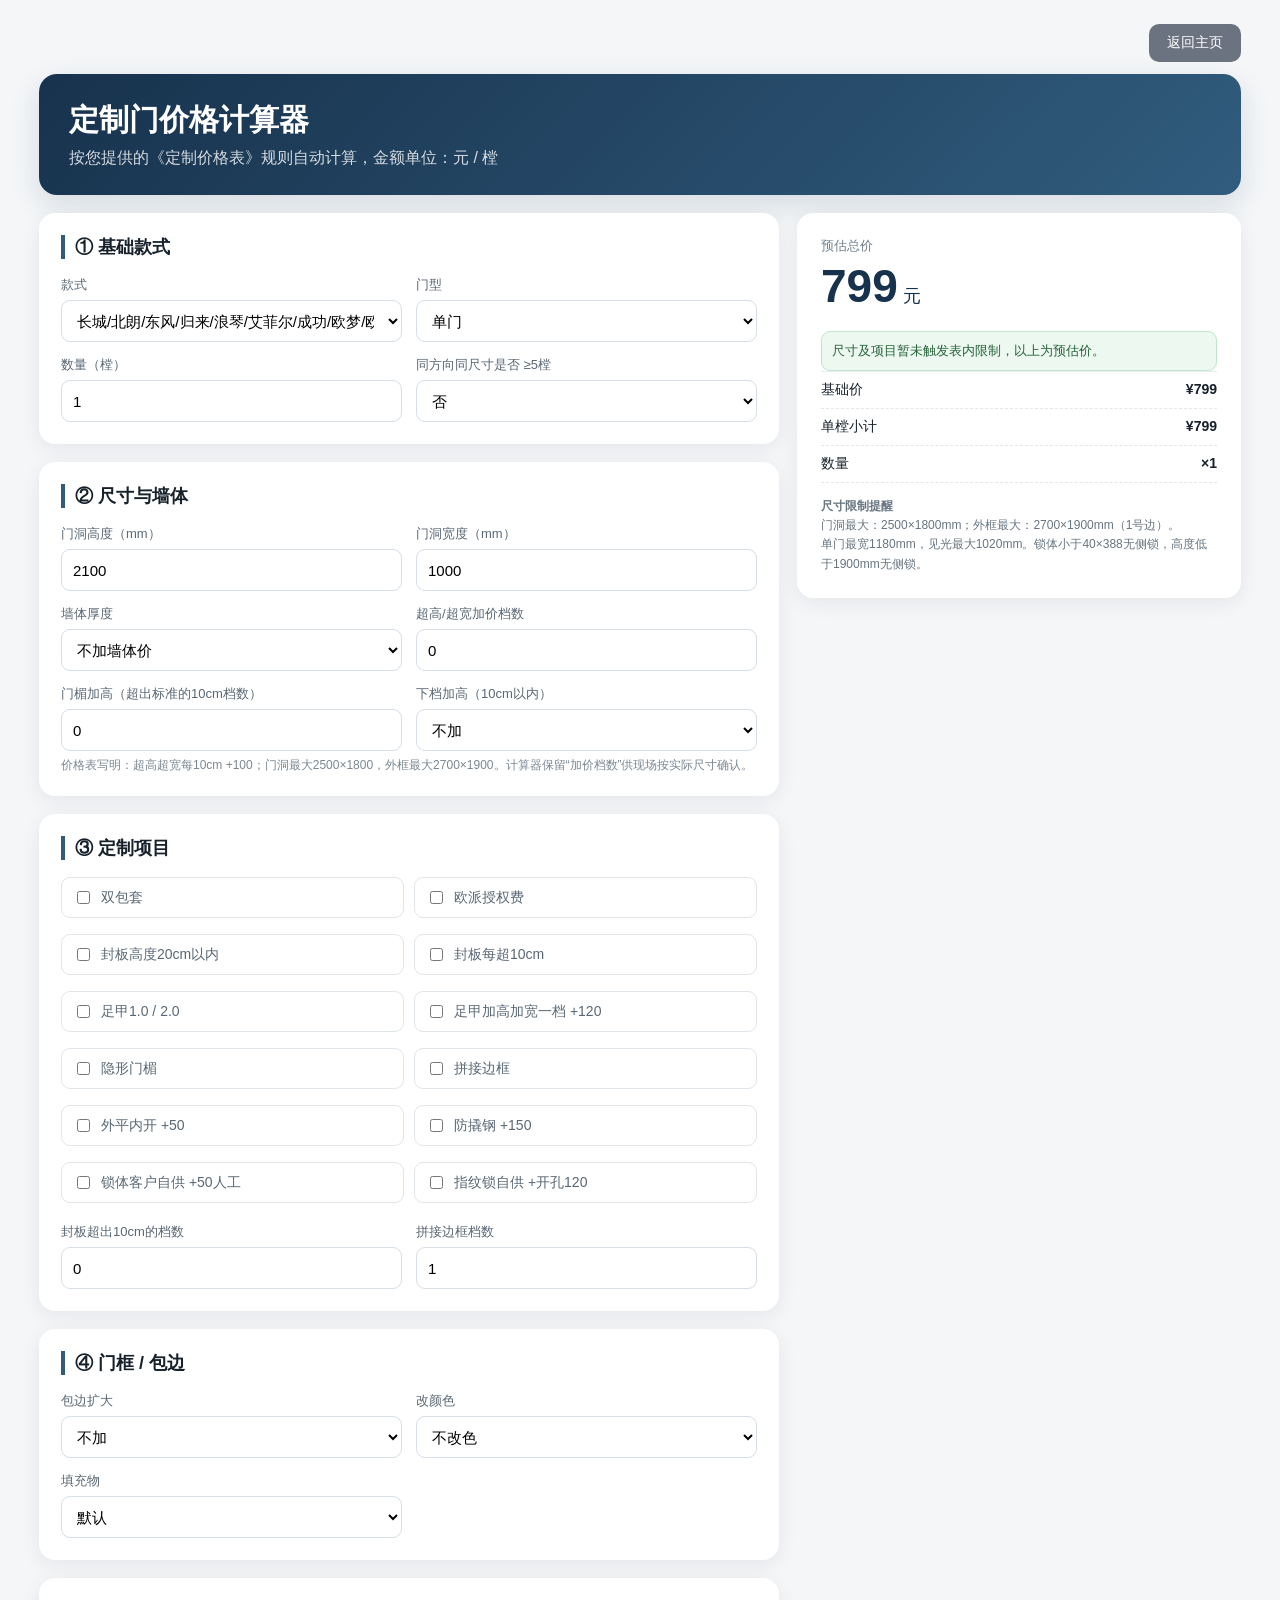
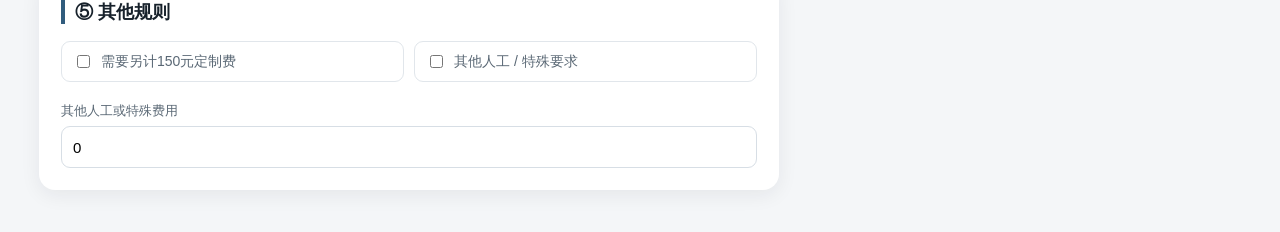
<file: 定制门价格计算器.html>
<!DOCTYPE html>
<html lang="zh-CN">
<head>
<meta charset="UTF-8">
<meta name="viewport" content="width=device-width,initial-scale=1">
<title>定制门价格计算器</title>
<style>
*{box-sizing:border-box}body{margin:0;background:#f4f6f8;color:#17212b;font-family:"Microsoft YaHei",Arial,sans-serif}
.wrap{max-width:1250px;margin:0 auto;padding:24px}
header{background:linear-gradient(135deg,#17324d,#315c7d);color:#fff;border-radius:18px;padding:26px 30px;margin-bottom:18px;box-shadow:0 10px 30px #17324d22}
header h1{margin:0 0 7px;font-size:30px}header p{margin:0;opacity:.82}
.topbar{display:flex;justify-content:flex-end;margin-bottom:12px}
.topbar a{display:inline-block;padding:10px 18px;border-radius:10px;background:#6b7280;color:#fff;text-decoration:none;font-size:14px}
.grid{display:grid;grid-template-columns:1.25fr .75fr;gap:18px}
.card{background:#fff;border-radius:16px;padding:22px;box-shadow:0 5px 20px #17212b12;margin-bottom:18px}
.card h2{font-size:18px;margin:0 0 17px;border-left:4px solid #315c7d;padding-left:10px}
.formgrid{display:grid;grid-template-columns:repeat(2,1fr);gap:14px}
label{font-size:13px;color:#596774;display:block;margin-bottom:6px}
input,select{width:100%;height:42px;border:1px solid #d7dee5;border-radius:9px;padding:0 11px;font-size:15px;background:#fff}
input:focus,select:focus{outline:2px solid #315c7d33;border-color:#315c7d}
.checks{display:grid;grid-template-columns:repeat(2,1fr);gap:10px}
.check{display:flex;align-items:center;gap:8px;padding:10px 11px;border:1px solid #e1e6eb;border-radius:9px;font-size:14px}
.check input{width:auto;height:auto}
.help{font-size:12px;color:#7b8792;margin-top:5px;line-height:1.5}
.total{position:sticky;top:15px;background:#fff;border-radius:16px;box-shadow:0 5px 20px #17212b12;padding:24px}
.total .label{font-size:13px;color:#71808d}.amount{font-size:46px;font-weight:800;margin:4px 0 18px;color:#17324d}.amount small{font-size:18px;font-weight:500}
.breakdown{border-top:1px solid #e8edf1}.row{display:flex;justify-content:space-between;gap:12px;padding:9px 0;border-bottom:1px dashed #e2e7eb;font-size:14px}.row span:last-child{font-weight:600;white-space:nowrap}
.warn{background:#fff7e6;border:1px solid #ffe1a3;color:#805b14;border-radius:9px;padding:10px;font-size:13px;margin-top:15px;line-height:1.55}
.ok{background:#edf8f1;border:1px solid #bfe6cb;color:#27633a;border-radius:9px;padding:10px;font-size:13px;margin-top:15px}
button{width:100%;border:0;border-radius:10px;height:44px;background:#17324d;color:#fff;font-size:15px;cursor:pointer;margin-top:15px}
button:hover{opacity:.9}
.secondary-btn{background:#6b7280}
.note{font-size:12px;color:#687581;line-height:1.6;margin-top:14px}
@media print{
  body { background: #fff; }
  .wrap { max-width: none; margin: 0; padding: 0; }
  header, main, .card, .note, .secondary-btn { display: none !important; }
  .grid { display: block !important; }
  aside { display: block !important; width: 100% !important; }
  .total { position: static; box-shadow: none; border: 1px solid #e5e7eb; background: #fff; padding: 18px 20px; }
  .breakdown { display: block; }
  #status { display: block; }
}
@media(max-width:900px){.grid{grid-template-columns:1fr}.total{position:static}.formgrid{grid-template-columns:1fr}}
</style>
</head>
<body>
<div class="wrap">
<div class="topbar"><a href="index.html">返回主页</a></div>
<header>
  <h1>定制门价格计算器</h1>
  <p>按您提供的《定制价格表》规则自动计算，金额单位：元 / 樘</p>
</header>

<div class="grid">
<main>
<div class="card">
<h2>① 基础款式</h2>
<div class="formgrid">
  <div><label>款式</label><select id="style"></select></div>
  <div><label>门型</label><select id="type">
    <option value="single">单门</option><option value="double">子母</option><option value="pair">对开</option>
  </select></div>
  <div><label>数量（樘）</label><input id="qty" type="number" min="1" value="1"></div>
  <div><label>同方向同尺寸是否 ≥5樘</label><select id="batch"><option value="no">否</option><option value="yes">是（免定制费）</option></select></div>
</div>
</div>

<div class="card">
<h2>② 尺寸与墙体</h2>
<div class="formgrid">
  <div><label>门洞高度（mm）</label><input id="h" type="number" min="0" value="2100"></div>
  <div><label>门洞宽度（mm）</label><input id="w" type="number" min="0" value="1000"></div>
  <div><label>墙体厚度</label><select id="wall">
    <option value="none">不加墙体价</option><option value="lt26">小于26cm</option><option value="gt26">大于26cm</option>
  </select></div>
  <div><label>超高/超宽加价档数</label><input id="oversize" type="number" min="0" value="0"></div>
  <div><label>门楣加高（超出标准的10cm档数）</label><input id="lintel" type="number" min="0" value="0"></div>
  <div><label>下档加高（10cm以内）</label><select id="bottom"><option value="0">不加</option><option value="50">+50</option></select></div>
</div>
<div class="help">价格表写明：超高超宽每10cm +100；门洞最大2500×1800，外框最大2700×1900。计算器保留“加价档数”供现场按实际尺寸确认。</div>
</div>

<div class="card">
<h2>③ 定制项目</h2>
<div class="checks">
<label class="check"><input type="checkbox" id="doubleWrap"> 双包套</label>
<label class="check"><input type="checkbox" id="opei"> 欧派授权费</label>
<label class="check"><input type="checkbox" id="seal"> 封板高度20cm以内</label>
<label class="check"><input type="checkbox" id="sealExtra"> 封板每超10cm</label>
<label class="check"><input type="checkbox" id="foot"> 足甲1.0 / 2.0</label>
<label class="check"><input type="checkbox" id="footWide"> 足甲加高加宽一档 +120</label>
<label class="check"><input type="checkbox" id="hidden"> 隐形门楣</label>
<label class="check"><input type="checkbox" id="join"> 拼接边框</label>
<label class="check"><input type="checkbox" id="inside"> 外平内开 +50</label>
<label class="check"><input type="checkbox" id="anti"> 防撬钢 +150</label>
<label class="check"><input type="checkbox" id="customerLock"> 锁体客户自供 +50人工</label>
<label class="check"><input type="checkbox" id="finger"> 指纹锁自供 +开孔120</label>
</div>
<div class="formgrid" style="margin-top:14px">
  <div><label>封板超出10cm的档数</label><input id="sealExtraN" type="number" min="0" value="0"></div>
  <div><label>拼接边框档数</label><input id="joinN" type="number" min="0" value="1"></div>
</div>
</div>

<div class="card">
<h2>④ 门框 / 包边</h2>
<div class="formgrid">
  <div><label>包边扩大</label><select id="edge">
    <option value="0">不加</option><option value="small">3cm内</option><option value="big">3–8cm</option>
  </select></div>
  <div><label>改颜色</label><select id="color">
    <option value="0">不改色</option><option value="normal">普通改色</option><option value="transfer">改转印</option><option value="indoor">室内改花型</option><option value="doublecolor">双色门</option>
  </select></div>
  <div><label>填充物</label><select id="fill">
    <option value="0">默认</option><option value="alu">全铝箔</option><option value="foam">全发泡</option>
  </select></div>
</div>
</div>

<div class="card">
<h2>⑤ 其他规则</h2>
<div class="checks">
<label class="check"><input type="checkbox" id="custom"> 需要另计150元定制费</label>
<label class="check"><input type="checkbox" id="manual"> 其他人工 / 特殊要求</label>
</div>
<div style="margin-top:14px"><label>其他人工或特殊费用</label><input id="manualFee" type="number" min="0" value="0"></div>
</div>
</main>

<aside>
<div class="total">
  <div class="label">预估总价</div>
  <div class="amount"><span id="total">0</span><small> 元</small></div>
  <div id="status"></div>
  <div class="breakdown" id="breakdown"></div>
  <div class="note">
    <b>尺寸限制提醒</b><br>
    门洞最大：2500×1800mm；外框最大：2700×1900mm（1号边）。<br>
    单门最宽1180mm，见光最大1020mm。锁体小于40×388无侧锁，高度低于1900mm无侧锁。
  </div>
</div>
</aside>
</div>
</div>

<script>
const styles={
 "长城/北朗/东风/归来/浪琴/艾菲尔/成功/欧梦/欧平/欧豪/欧川/欧阳/欧马":[799,1198,1598],
 "未来/欧米茄":[899,1348,1798],
 "阳光/欧园/致富":[980,1421,1862],
 "牛牛（按长虹价格+150定制费）":[849,1249,null],
 "福来/运来（不含防撬钢）":[1020,1479,1938]
};
const sel=document.getElementById('style');
Object.keys(styles).forEach((s,i)=>{let o=document.createElement('option');o.value=s;o.textContent=s;sel.appendChild(o)});

const $=id=>document.getElementById(id);
function typeIndex(){return {single:0,double:1,pair:2}[$('type').value]}
function v(id){return parseFloat($(id).value)||0}
function calc(){
 const idx=typeIndex(), qty=Math.max(1,v('qty')), base=styles[$('style').value][idx]||0;
 let items=[];
 const add=(name,fee)=>{if(fee)items.push([name,fee])};
 add('基础价',base);

 // 墙体加价
 const wallMap={lt26:[260,360,460],gt26:[300,400,500]};
 if(wallMap[$('wall').value]) add('墙体加价',wallMap[$('wall').value][idx]);

 // 双包套独立列入定制项目
 if($('doubleWrap').checked) add('双包套', [260,360,400][idx]);

 // 超高超宽
 add('超高超宽',v('oversize')*100);

 // 欧派授权
 if($('opei').checked) add('欧派授权费',[100,150,200][idx]);

 // 封板
 if($('seal').checked) add('封板（20cm以内）',[150,200,250][idx]);
 if($('sealExtra').checked) add('封板超高',v('sealExtraN')*50);

 // 足甲
 if($('foot').checked) add('足甲1.0/2.0',[220,320,380][idx]);
 if($('footWide').checked) add('足甲加高加宽一档',120);

 // 门框/包边
 const edgeMap={small:[60,80,100],big:[120,160,200]};
 if(edgeMap[$('edge').value]) add('包边扩大',$('edge').value==='small'?edgeMap.small[idx]:edgeMap.big[idx]);
 add('门楣加高',v('lintel')*50);
 if($('bottom').value!=='0') add('下档加高',50);

 // 拼接边框
 if($('join').checked) add('拼接边框',v('joinN')*[70,100,130][idx]);

 // 改色
 const colors={normal:100,transfer:150,indoor:100,doublecolor:200};
 add('改颜色',colors[$('color').value]||0);

 // 填充
 const fills={alu:[150,180,240],foam:[100,150,200]};
 if(fills[$('fill').value]) add('填充物',fills[$('fill').value][idx]);

 // 其他
 if($('inside').checked) add('外平内开',50);
 if($('anti').checked) add('防撬钢',150);
 if($('customerLock').checked) add('锁体客户自供人工',50);
 if($('finger').checked) add('指纹锁自供+开孔',120);
 if($('custom').checked) add('定制费',150);
 if($('manual').checked) add('其他人工/特殊费用',v('manualFee'));

 // 批量定制规则：价格表注明同方向同尺寸5樘以上不需要加定制费
 let subtotal=items.reduce((a,x)=>a+x[1],0);
 let batchDiscount=0;
 if($('batch').value==='yes' && $('custom').checked){batchDiscount=150; subtotal-=150;}

 let total=Math.max(0,subtotal)*qty;
 $('total').textContent=total.toLocaleString('zh-CN',{maximumFractionDigits:0});

 let rows=items.map(x=>`<div class="row"><span>${x[0]}</span><span>¥${x[1].toLocaleString()}</span></div>`).join('');
 if(batchDiscount) rows+=`<div class="row"><span>批量免定制费</span><span>-¥${batchDiscount}</span></div>`;
 rows+=`<div class="row"><span>单樘小计</span><span>¥${Math.max(0,subtotal).toLocaleString()}</span></div>`;
 rows+=`<div class="row"><span>数量</span><span>×${qty}</span></div>`;
 $('breakdown').innerHTML=rows;

 let warns=[];
 const h=v('h'),w=v('w');
 if(h>2500||w>1800) warns.push('门洞超过2500×1800mm，请人工确认。');
 if(h>2700||w>1900) warns.push('外框超过2700×1900mm，原则上超出表内最大尺寸。');
 if($('type').value==='single'&&w>1180) warns.push('单门宽度超过1180mm，请人工确认。');
 if($('type').value==='single'&&w>1020) warns.push('见光宽超过1020mm，请人工确认。');
 if(base===0) warns.push('该门型暂无基础价，请人工报价。');
 if($('type').value==='pair' && $('style').value.includes('牛牛')) warns.push('牛牛对开价格表为“/”，请人工报价。');
 if(h<1900) warns.push('高度低于1900mm：按规则无侧锁。');
 $('status').innerHTML=warns.length?`<div class="warn">${warns.join('<br>')}</div>`:`<div class="ok">尺寸及项目暂未触发表内限制，以上为预估价。</div>`;
}
document.querySelectorAll('input,select').forEach(e=>e.addEventListener('input',calc));
document.querySelectorAll('input,select').forEach(e=>e.addEventListener('change',calc));
calc();
</script>
</body>
</html>
</file>
